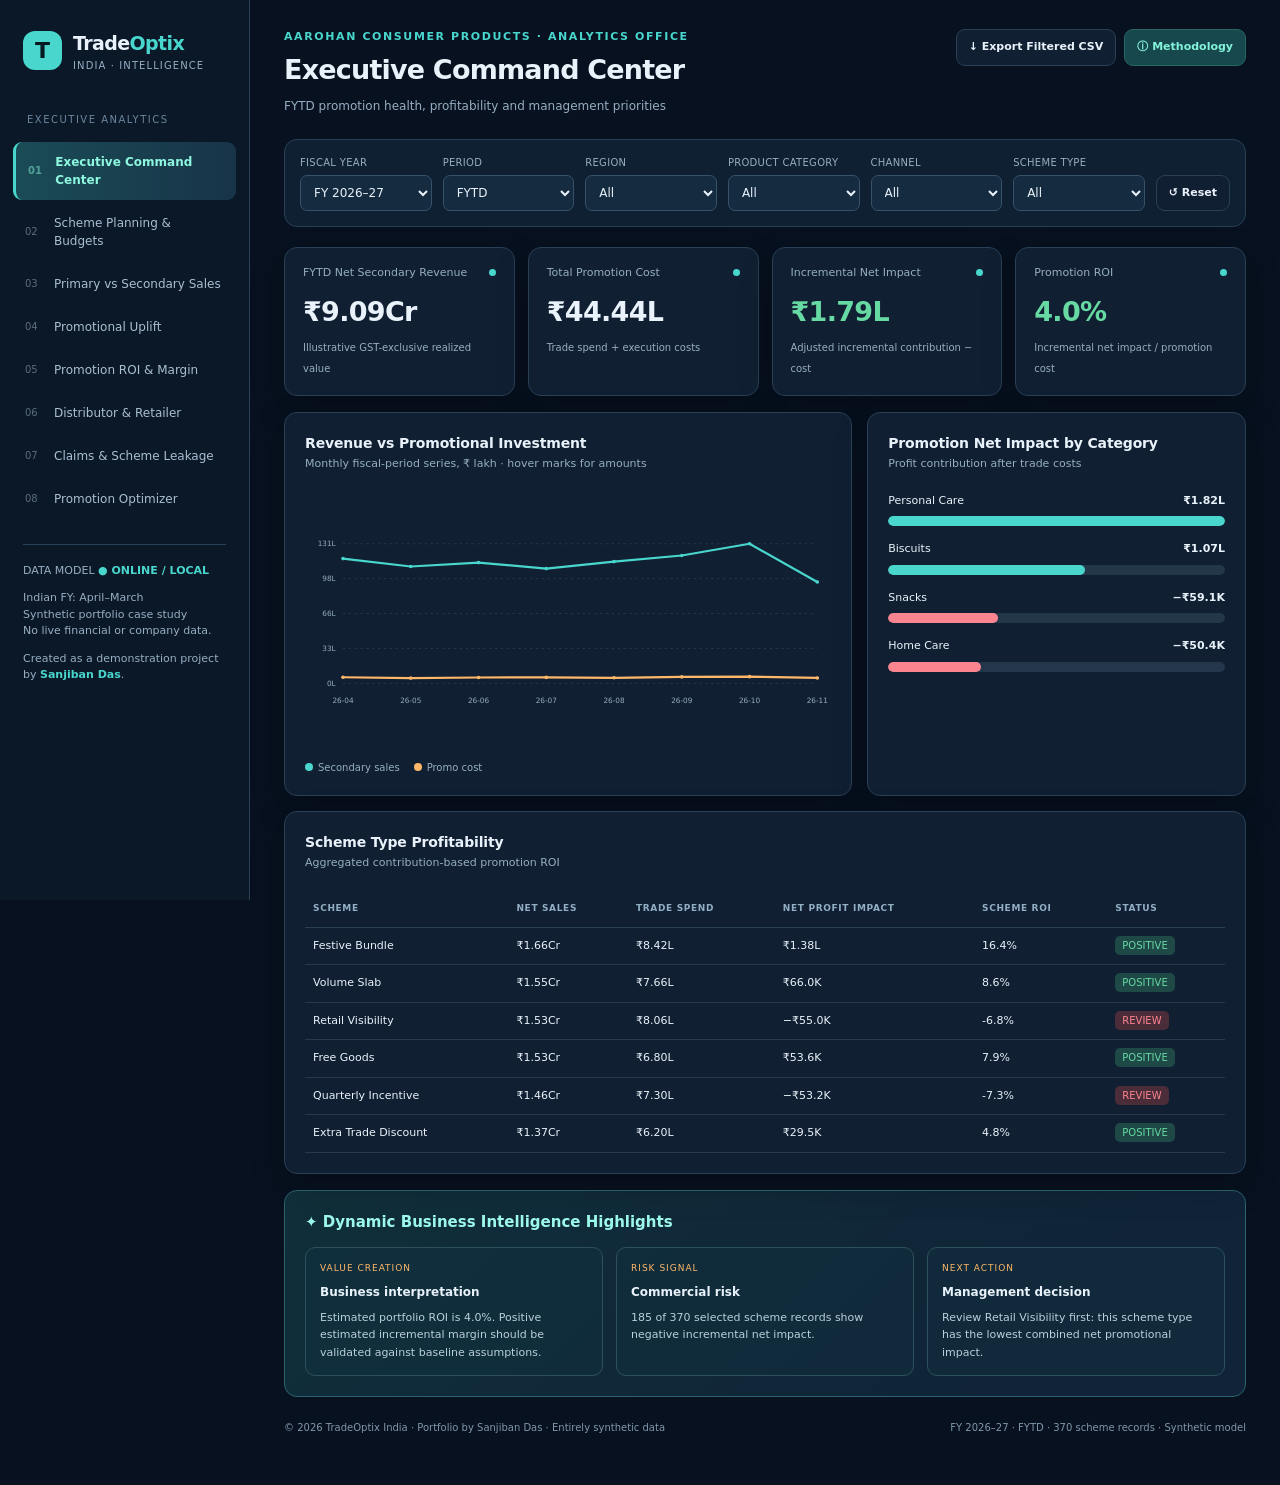
<file: index.html>
<!doctype html><html lang="en"><head><meta charset="UTF-8"/><meta name="viewport" content="width=device-width,initial-scale=1"/><meta name="description" content="TradeOptix India: Indian FMCG trade promotion analytics, ROI, primary vs secondary, and FYTD optimization. Synthetic dataset."/><title>TradeOptix India | FMCG Trade Promotion Intelligence</title><link rel="stylesheet" href="style.css"/></head><body><div id="app"><aside class="sidebar" id="sidebar"><div class="logo"><div class="logo-symbol">T</div><div><strong>Trade<span>Optix</span></strong><small>INDIA · INTELLIGENCE</small></div></div><div class="group-label">Executive Analytics</div><nav id="nav"></nav><div class="sidefoot">DATA MODEL <b>● ONLINE / LOCAL</b><p>Indian FY: April–March<br/>Synthetic portfolio case study<br/>No live financial or company data.</p><p>Created as a demonstration project by <b>Sanjiban Das</b>.</p></div></aside><main><header class="toprow"><div><div class="eyebrow">AAROHAN CONSUMER PRODUCTS · ANALYTICS OFFICE</div><h1 id="pageTitle">Executive Command Center</h1><div class="subtitle" id="pageDesc">Management perspective across FMCG promotions, distributor performance and financial ROI.</div></div><div class="header-actions"><button class="btn mobile-menu" id="menu">☰ Menu</button><button class="btn" id="exportBtn">↓ Export Filtered CSV</button><button class="btn accent" id="methodBtn">ⓘ Methodology</button></div></header><section class="filterbar" id="filters"></section><section class="metrics" id="metrics"></section><section class="dashboard-grid" id="dashboard"></section><section class="insights"><div class="insights-title">✦ Dynamic Business Intelligence Highlights</div><div class="insights-grid" id="insights"></div></section><footer class="footnote"><span>© 2026 TradeOptix India · Portfolio by Sanjiban Das · Entirely synthetic data</span><span id="sourceHint">FYTD India · GST-exclusive illustrative net value · Analytics ≠ causal proof</span></footer></main></div><script src="dataset.js"></script><script src="app.js"></script></body></html>
</file>
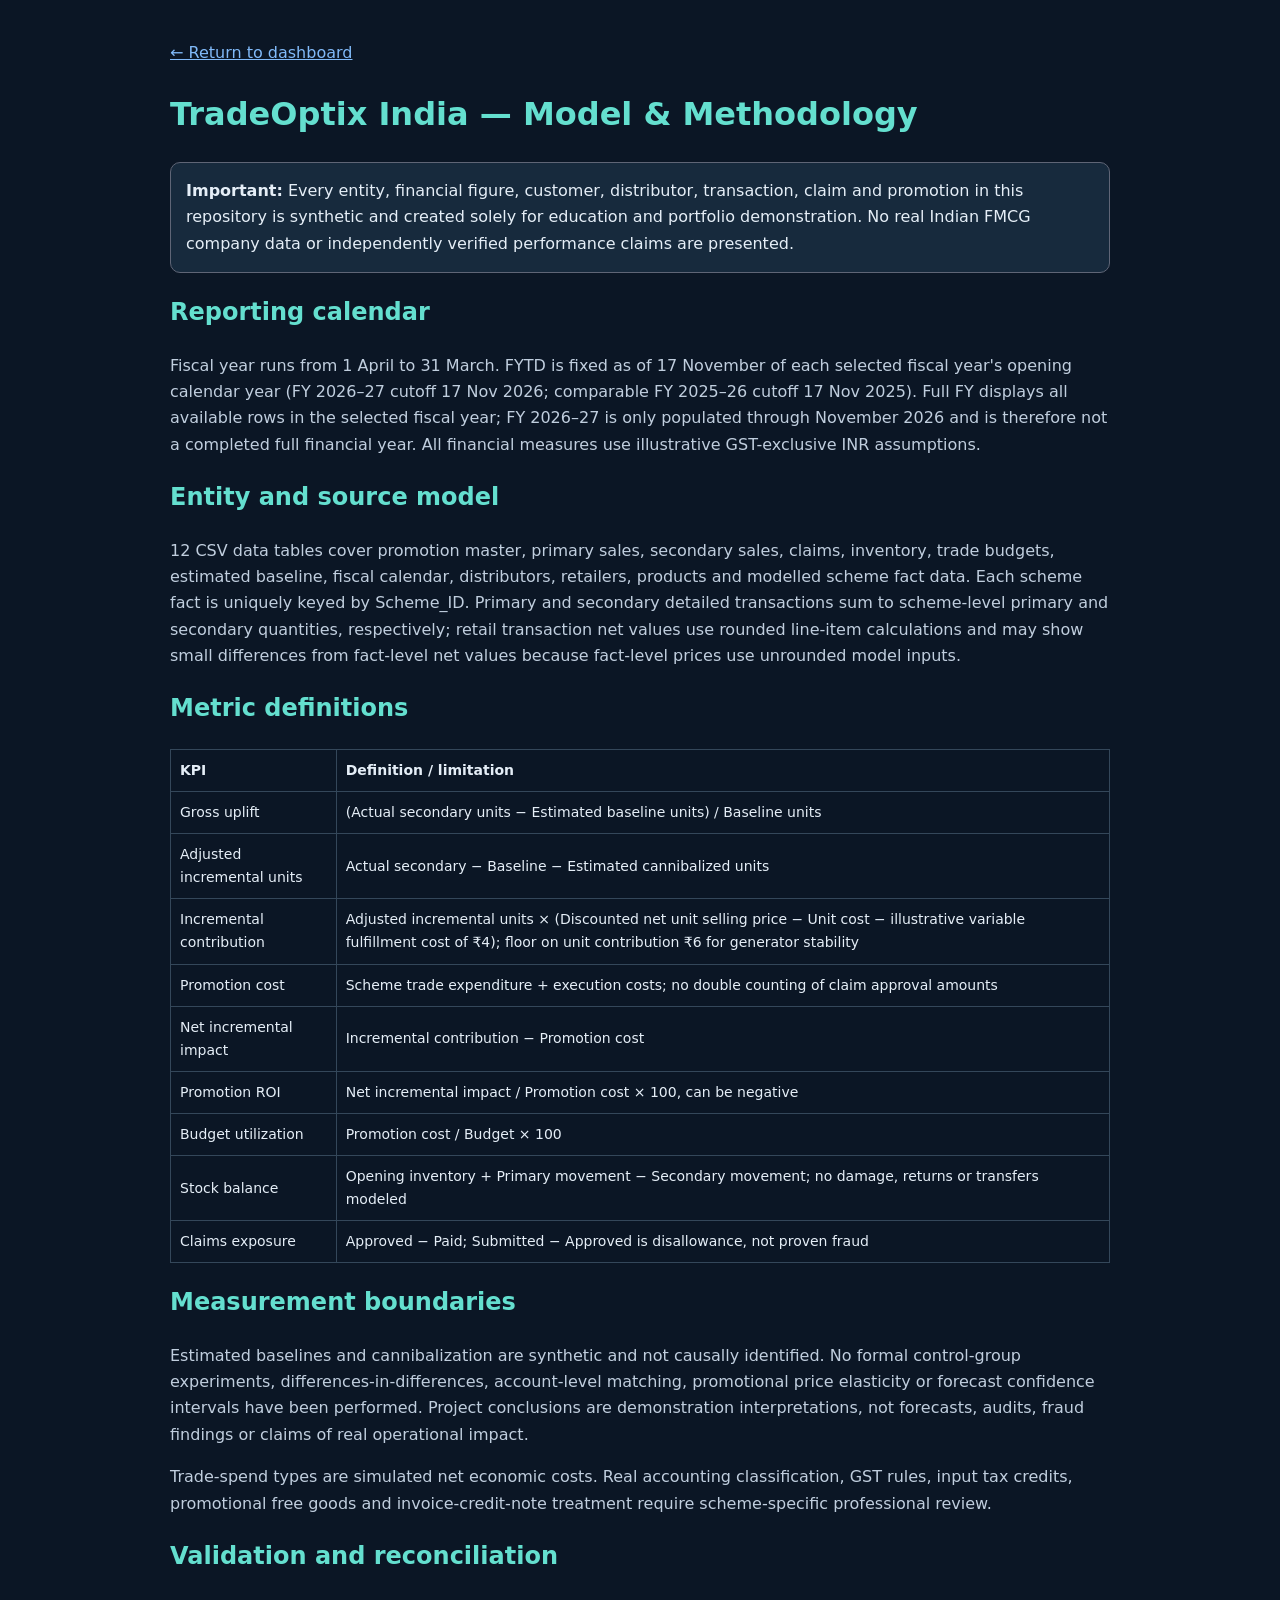
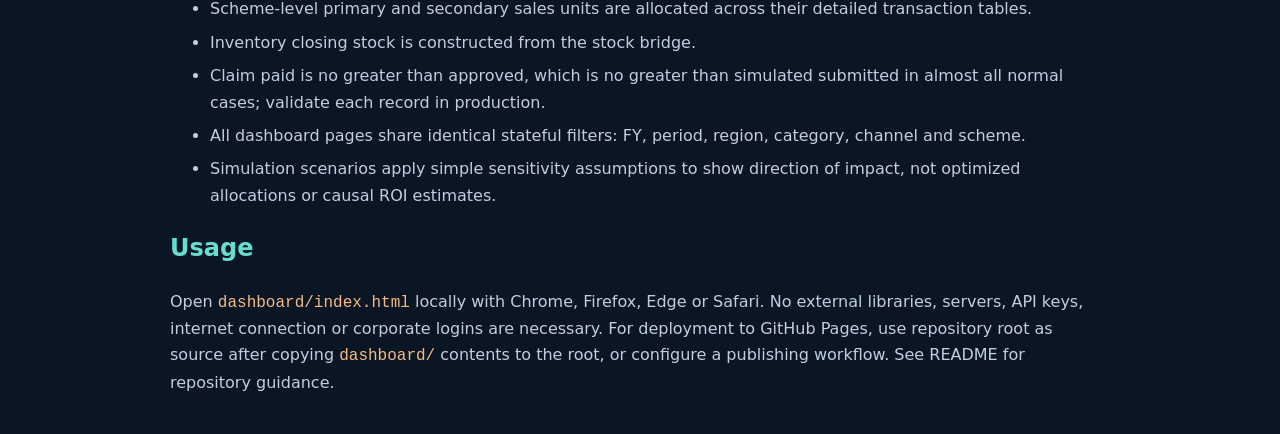
<file: METHODOLOGY.html>
<!doctype html><html lang="en"><meta charset="utf-8"><meta name="viewport" content="width=device-width, initial-scale=1"><title>TradeOptix India | Data & Methodology</title><style>body{font:16px/1.65 system-ui,sans-serif;background:#0b1625;color:#e5eef7;max-width:940px;margin:40px auto;padding:0 23px}h1,h2{color:#64dfcf}a{color:#81baf9}code{color:#f5bb86}li{margin-bottom:7px}table{border-collapse:collapse;width:100%;font-size:14px}td,th{padding:9px;border:1px solid #34475a;text-align:left}p,li{color:#c0cede}.warning{padding:15px;border:1px solid #5f6576;background:#172a3d;border-radius:10px}</style><p><a href="../dashboard/index.html">← Return to dashboard</a></p><h1>TradeOptix India — Model & Methodology</h1><div class="warning"><strong>Important:</strong> Every entity, financial figure, customer, distributor, transaction, claim and promotion in this repository is synthetic and created solely for education and portfolio demonstration. No real Indian FMCG company data or independently verified performance claims are presented.</div><h2>Reporting calendar</h2><p>Fiscal year runs from 1 April to 31 March. FYTD is fixed as of 17 November of each selected fiscal year's opening calendar year (FY 2026–27 cutoff 17 Nov 2026; comparable FY 2025–26 cutoff 17 Nov 2025). Full FY displays all available rows in the selected fiscal year; FY 2026–27 is only populated through November 2026 and is therefore not a completed full financial year. All financial measures use illustrative GST-exclusive INR assumptions.</p><h2>Entity and source model</h2><p>12 CSV data tables cover promotion master, primary sales, secondary sales, claims, inventory, trade budgets, estimated baseline, fiscal calendar, distributors, retailers, products and modelled scheme fact data. Each scheme fact is uniquely keyed by Scheme_ID. Primary and secondary detailed transactions sum to scheme-level primary and secondary quantities, respectively; retail transaction net values use rounded line-item calculations and may show small differences from fact-level net values because fact-level prices use unrounded model inputs.</p><h2>Metric definitions</h2><table><tr><th>KPI</th><th>Definition / limitation</th></tr><tr><td>Gross uplift</td><td>(Actual secondary units − Estimated baseline units) / Baseline units</td></tr><tr><td>Adjusted incremental units</td><td>Actual secondary − Baseline − Estimated cannibalized units</td></tr><tr><td>Incremental contribution</td><td>Adjusted incremental units × (Discounted net unit selling price − Unit cost − illustrative variable fulfillment cost of ₹4); floor on unit contribution ₹6 for generator stability</td></tr><tr><td>Promotion cost</td><td>Scheme trade expenditure + execution costs; no double counting of claim approval amounts</td></tr><tr><td>Net incremental impact</td><td>Incremental contribution − Promotion cost</td></tr><tr><td>Promotion ROI</td><td>Net incremental impact / Promotion cost × 100, can be negative</td></tr><tr><td>Budget utilization</td><td>Promotion cost / Budget × 100</td></tr><tr><td>Stock balance</td><td>Opening inventory + Primary movement − Secondary movement; no damage, returns or transfers modeled</td></tr><tr><td>Claims exposure</td><td>Approved − Paid; Submitted − Approved is disallowance, not proven fraud</td></tr></table><h2>Measurement boundaries</h2><p>Estimated baselines and cannibalization are synthetic and not causally identified. No formal control-group experiments, differences-in-differences, account-level matching, promotional price elasticity or forecast confidence intervals have been performed. Project conclusions are demonstration interpretations, not forecasts, audits, fraud findings or claims of real operational impact.</p><p>Trade-spend types are simulated net economic costs. Real accounting classification, GST rules, input tax credits, promotional free goods and invoice-credit-note treatment require scheme-specific professional review.</p><h2>Validation and reconciliation</h2><ul><li>Scheme-level primary and secondary sales units are allocated across their detailed transaction tables.</li><li>Inventory closing stock is constructed from the stock bridge.</li><li>Claim paid is no greater than approved, which is no greater than simulated submitted in almost all normal cases; validate each record in production.</li><li>All dashboard pages share identical stateful filters: FY, period, region, category, channel and scheme.</li><li>Simulation scenarios apply simple sensitivity assumptions to show direction of impact, not optimized allocations or causal ROI estimates.</li></ul><h2>Usage</h2><p>Open <code>dashboard/index.html</code> locally with Chrome, Firefox, Edge or Safari. No external libraries, servers, API keys, internet connection or corporate logins are necessary. For deployment to GitHub Pages, use repository root as source after copying <code>dashboard/</code> contents to the root, or configure a publishing workflow. See README for repository guidance.</p></html>
</file>
<file: style.css>
:root{--bg:#07111f;--panel:#101f32;--panel2:#14263b;--line:#294056;--text:#e9f2fa;--muted:#97aec2;--accent:#48d6cd;--blue:#74a7fa;--orange:#ffb869;--pink:#e58fc5;--green:#67d9a3;--red:#fb858f;--shadow:0 12px 35px #0003}*{box-sizing:border-box}body{margin:0;background:var(--bg);color:var(--text);font:14px/1.5 Inter,'Segoe UI',system-ui,sans-serif}button,select,input{font:inherit}button{cursor:pointer}button:focus-visible,select:focus-visible,input:focus-visible{outline:2px solid var(--accent);outline-offset:2px}#app{display:flex;min-height:100vh}.sidebar{width:250px;flex-shrink:0;background:#0b1828;border-right:1px solid var(--line);padding:25px 13px;position:sticky;top:0;height:100vh;overflow:auto}.logo{display:flex;align-items:center;gap:11px;padding:4px 10px 27px}.logo-symbol{font-size:22px;color:#061b21;background:var(--accent);font-weight:900;width:39px;height:39px;display:grid;place-items:center;border-radius:12px}.logo strong{font-size:19px;letter-spacing:-.6px}.logo span{color:var(--accent)}.logo small{display:block;color:var(--muted);font-size:10px;letter-spacing:1.1px}.group-label{font-size:10px;color:#6d879e;letter-spacing:1.5px;text-transform:uppercase;padding:12px 14px}.nav{display:flex;align-items:center;gap:11px;color:#a9bfd2;background:none;border:0;border-radius:9px;padding:11px 12px;width:100%;text-align:left;margin:3px 0;font-size:12px}.nav .num{font-size:10px;opacity:.5;width:18px}.nav:hover{background:#183148;color:white}.nav.active{background:linear-gradient(90deg,#1a4c56,#183448);color:#8ef7df;font-weight:700;border-left:3px solid var(--accent)}.sidefoot{margin:25px 10px;font-size:11px;color:var(--muted);border-top:1px solid var(--line);padding-top:18px}.sidefoot b{color:var(--accent)}main{min-width:0;flex:1;padding:29px 34px 50px;max-width:1680px;margin:auto}.toprow{display:flex;align-items:start;justify-content:space-between;gap:15px}.eyebrow{color:var(--accent);font-size:11px;font-weight:700;letter-spacing:1.6px}.toprow h1{font-size:27px;margin:4px 0 7px;letter-spacing:-.8px}.subtitle{font-size:12px;color:var(--muted);max-width:840px}.header-actions{display:flex;gap:8px}.btn{background:var(--panel);border:1px solid var(--line);color:var(--text);border-radius:9px;padding:9px 12px;font-size:11px;font-weight:700;white-space:nowrap}.btn:hover{border-color:var(--accent)}.btn.accent{background:#17484d;color:#84f3dc;border-color:#276864}.filterbar{display:flex;flex-wrap:wrap;align-items:end;gap:11px;margin:24px 0 20px;padding:15px;background:#0e2032;border:1px solid var(--line);border-radius:13px}.filterbar label{display:flex;flex-direction:column;color:var(--muted);font-size:10px;letter-spacing:.3px;gap:5px;min-width:112px;flex:1}.filterbar select{background:#152b40;color:var(--text);border:1px solid #365168;border-radius:7px;padding:9px 9px;font-size:12px;width:100%;max-width:200px}.filterbar .reset{flex:0}.metrics{display:grid;grid-template-columns:repeat(4,minmax(0,1fr));gap:13px;margin-bottom:16px}.metric{background:var(--panel);border:1px solid var(--line);border-radius:13px;padding:17px 18px;box-shadow:var(--shadow);min-width:0}.metric .label{font-size:11px;color:var(--muted);display:flex;justify-content:space-between;gap:5px}.metric .big{font-size:27px;font-weight:800;letter-spacing:-.7px;margin:10px 0 4px;white-space:nowrap}.metric small{font-size:10px;color:var(--muted)}.metric .positive{color:var(--green)}.metric .negative{color:var(--red)}.dot{width:7px;height:7px;border-radius:50%;background:var(--accent);margin-top:4px;flex-shrink:0}.dashboard-grid{display:grid;grid-template-columns:1.5fr 1fr;gap:15px}.panel{min-width:0;padding:20px;background:var(--panel);border:1px solid var(--line);border-radius:13px;box-shadow:var(--shadow)}.panel h3{font-size:14px;margin:0 0 2px;font-weight:750;letter-spacing:-.15px}.panel .desc{font-size:11px;color:var(--muted);margin-bottom:20px}.panel.wide{grid-column:1/-1}.panel .plot{min-height:220px}.plot svg{width:100%;height:255px;overflow:visible}.plot svg text{font-size:10px;fill:var(--muted)}.plot svg .axis{stroke:#2c4258;stroke-dasharray:3 5}.legend{display:flex;flex-wrap:wrap;gap:14px;font-size:10px;color:var(--muted);margin-top:6px}.legend i{display:inline-block;width:8px;height:8px;border-radius:50%;margin-right:5px}.insights{background:linear-gradient(135deg,#102f3a,#102338 80%);border:1px solid #2b6570;border-radius:13px;padding:20px;margin-top:16px}.insights-title{display:flex;gap:8px;align-items:center;font-size:15px;font-weight:800;color:#9cf8ea;margin-bottom:14px}.insights-grid{display:grid;grid-template-columns:repeat(3,1fr);gap:13px}.insight{border:1px solid #2d515c;background:#12313e70;border-radius:10px;padding:14px}.insight strong{font-size:12px}.insight p{color:#bad0db;font-size:11px;line-height:1.6;margin:7px 0 0}.insight .tag{font-size:9px;letter-spacing:1px;color:var(--orange);margin-bottom:5px}.tablewrap{overflow:auto}.data-table{width:100%;border-collapse:collapse;text-align:left;font-size:11px}.data-table th{padding:11px 8px;color:#92afc3;text-transform:uppercase;letter-spacing:.65px;font-size:9px;border-bottom:1px solid var(--line)}.data-table td{padding:10px 8px;border-bottom:1px solid #253a4c}.data-table tr:hover td{background:#1b3248}.pill{font-size:10px;color:var(--green);background:#1e4946;padding:4px 7px;border-radius:5px}.pill.bad{background:#4b2c39;color:var(--red)}.forecast-controls{display:flex;gap:23px;flex-wrap:wrap;margin:16px 0}.forecast-controls label{display:flex;flex-direction:column;gap:7px;font-size:11px;color:var(--muted);flex:1;min-width:130px}.forecast-controls input{width:100%;accent-color:var(--accent)}.scenario-result{display:grid;grid-template-columns:repeat(3,1fr);gap:12px}.scenario-result .tile{background:#162e42;border:1px solid #2d5364;border-radius:9px;padding:16px}.tile strong{display:block;font-size:24px;margin:4px 0}.note{font-size:10px;color:var(--muted);margin-top:11px;line-height:1.65}.footnote{margin-top:23px;color:#8097ab;font-size:10px;display:flex;justify-content:space-between;gap:15px}.mobile-menu{display:none}.empty{padding:30px;text-align:center;color:var(--muted)}@media(max-width:1120px){.sidebar{width:210px}.metrics{grid-template-columns:repeat(2,1fr)}main{padding:22px}.insights-grid{grid-template-columns:1fr}}@media(max-width:760px){.sidebar{position:fixed;z-index:3;transform:translateX(-100%);transition:.2s;width:260px}.sidebar.show{transform:translateX(0)}.mobile-menu{display:block}.toprow h1{font-size:23px}.toprow{flex-wrap:wrap}.dashboard-grid{grid-template-columns:1fr}.metrics{grid-template-columns:repeat(2,1fr)}.filterbar label{min-width:40%}.scenario-result{grid-template-columns:1fr}.panel.wide{grid-column:1}main{padding:15px}.metric .big{font-size:21px}}
</file>
